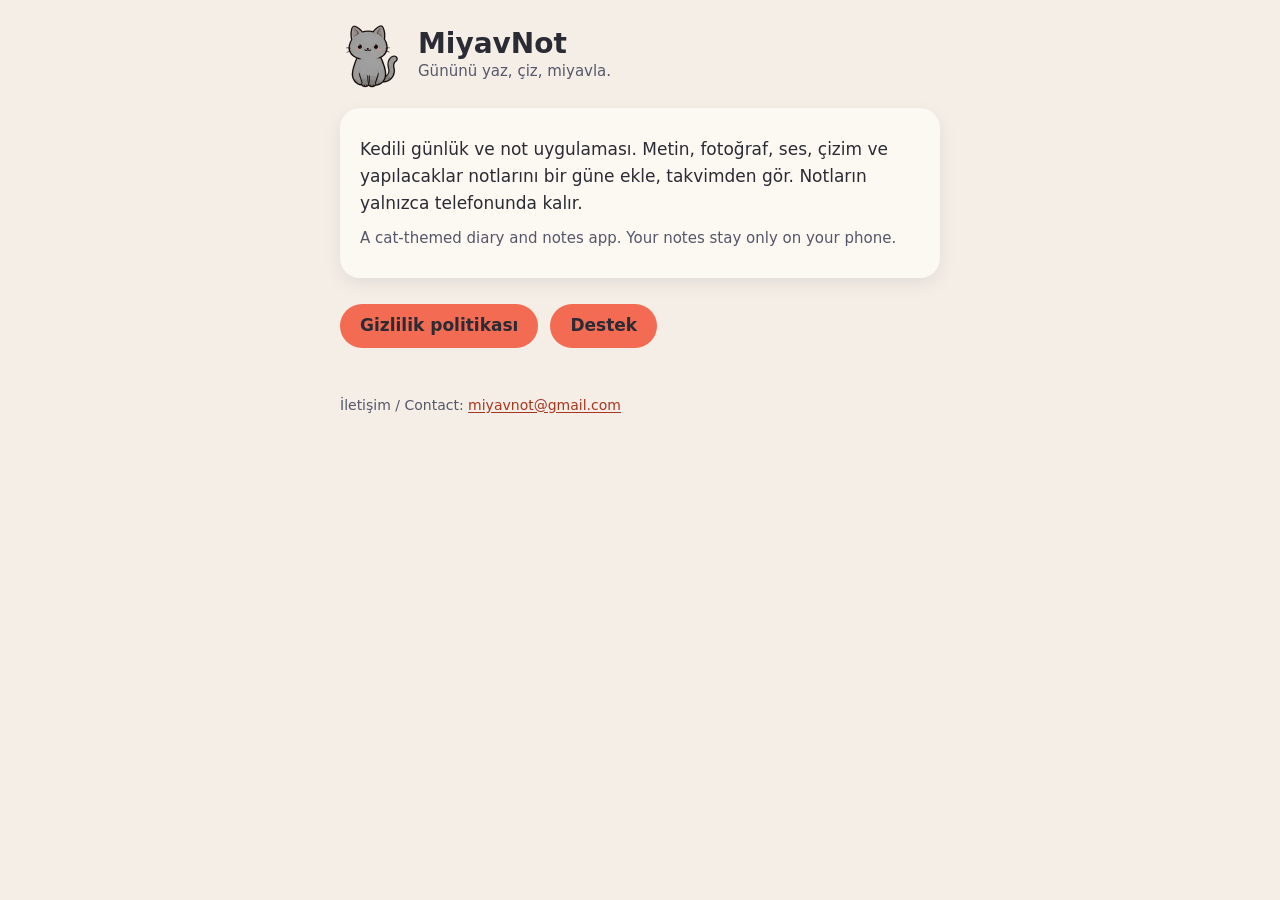
<file: index.html>
<!doctype html>
<html lang="tr">
  <head>
    <meta charset="utf-8" />
    <meta name="viewport" content="width=device-width, initial-scale=1" />
    <title>MiyavNot</title>
    <meta name="description" content="MiyavNot: kedili günlük ve not uygulaması. Notların yalnızca telefonunda kalır." />
    <link rel="stylesheet" href="style.css" />
  </head>
  <body>
    <main>
      <header>
        <img src="cat.png" alt="" width="64" height="64" />
        <div>
          <h1 class="brand">MiyavNot</h1>
          <p class="tagline">Gününü yaz, çiz, miyavla.</p>
        </div>
      </header>

      <div class="card">
        <p>
          Kedili günlük ve not uygulaması. Metin, fotoğraf, ses, çizim ve yapılacaklar notlarını bir güne ekle,
          takvimden gör. Notların yalnızca telefonunda kalır.
        </p>
        <p lang="en" class="meta">
          A cat-themed diary and notes app. Your notes stay only on your phone.
        </p>
      </div>

      <ul class="links">
        <li><a href="privacy.html">Gizlilik politikası</a></li>
        <li><a href="support.html">Destek</a></li>
      </ul>

      <footer>
        <p>İletişim / Contact: <a href="mailto:miyavnot@gmail.com">miyavnot@gmail.com</a></p>
      </footer>
    </main>
  </body>
</html>
</file>
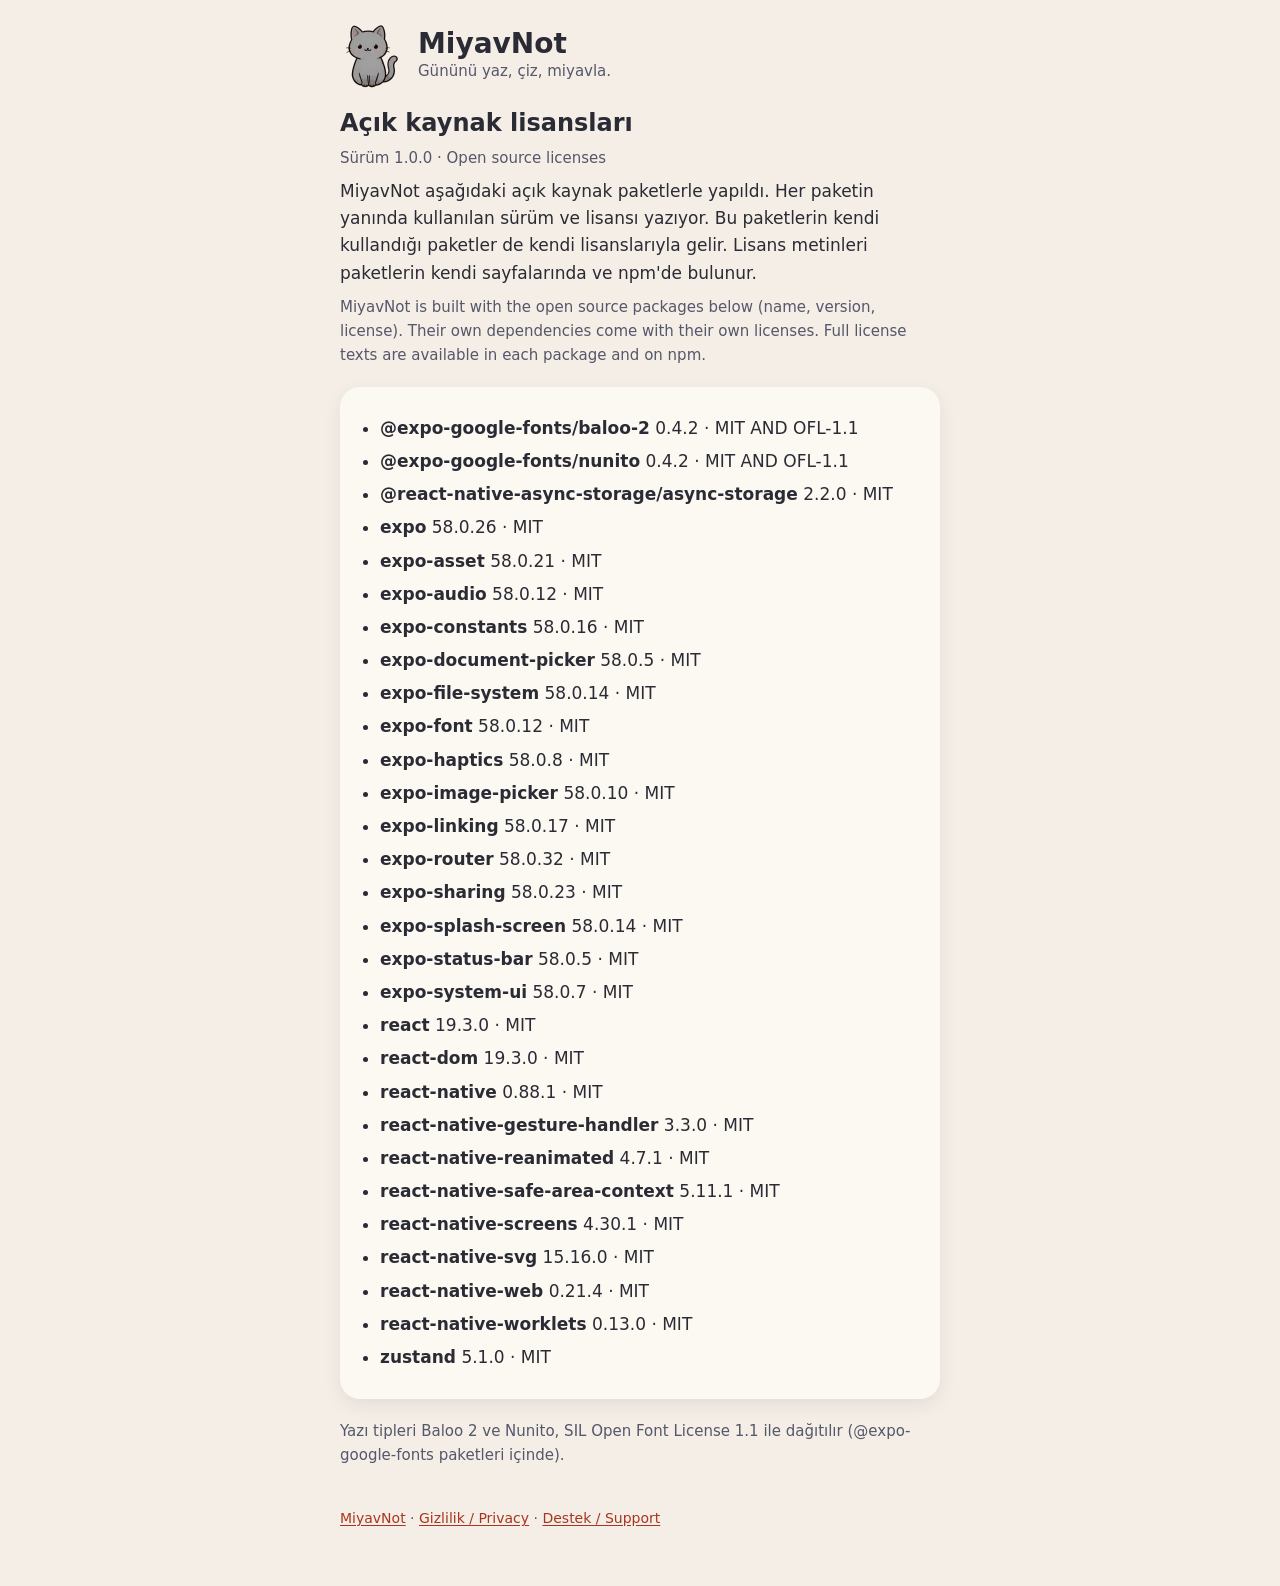
<file: licenses.html>
<!doctype html>
<html lang="tr">
  <head>
    <meta charset="utf-8" />
    <meta name="viewport" content="width=device-width, initial-scale=1" />
    <title>MiyavNot Açık Kaynak Lisansları</title>
    <meta name="description" content="MiyavNot uygulamasında kullanılan açık kaynak paketler ve lisansları." />
    <link rel="stylesheet" href="style.css" />
  </head>
  <body>
    <main>
      <header>
        <img src="cat.png" alt="" width="64" height="64" />
        <div>
          <p class="brand">MiyavNot</p>
          <p class="tagline">Gününü yaz, çiz, miyavla.</p>
        </div>
      </header>

      <h1>Açık kaynak lisansları</h1>
      <p class="meta">Sürüm 1.0.0 · Open source licenses</p>

      <p>
        MiyavNot aşağıdaki açık kaynak paketlerle yapıldı. Her paketin yanında kullanılan sürüm ve lisansı yazıyor.
        Bu paketlerin kendi kullandığı paketler de kendi lisanslarıyla gelir. Lisans metinleri paketlerin kendi
        sayfalarında ve npm'de bulunur.
      </p>
      <p lang="en" class="meta">
        MiyavNot is built with the open source packages below (name, version, license). Their own dependencies
        come with their own licenses. Full license texts are available in each package and on npm.
      </p>

      <div class="card">
        <ul>
          <li><strong>@expo-google-fonts/baloo-2</strong> 0.4.2 · MIT AND OFL-1.1</li>
          <li><strong>@expo-google-fonts/nunito</strong> 0.4.2 · MIT AND OFL-1.1</li>
          <li><strong>@react-native-async-storage/async-storage</strong> 2.2.0 · MIT</li>
          <li><strong>expo</strong> 58.0.26 · MIT</li>
          <li><strong>expo-asset</strong> 58.0.21 · MIT</li>
          <li><strong>expo-audio</strong> 58.0.12 · MIT</li>
          <li><strong>expo-constants</strong> 58.0.16 · MIT</li>
          <li><strong>expo-document-picker</strong> 58.0.5 · MIT</li>
          <li><strong>expo-file-system</strong> 58.0.14 · MIT</li>
          <li><strong>expo-font</strong> 58.0.12 · MIT</li>
          <li><strong>expo-haptics</strong> 58.0.8 · MIT</li>
          <li><strong>expo-image-picker</strong> 58.0.10 · MIT</li>
          <li><strong>expo-linking</strong> 58.0.17 · MIT</li>
          <li><strong>expo-router</strong> 58.0.32 · MIT</li>
          <li><strong>expo-sharing</strong> 58.0.23 · MIT</li>
          <li><strong>expo-splash-screen</strong> 58.0.14 · MIT</li>
          <li><strong>expo-status-bar</strong> 58.0.5 · MIT</li>
          <li><strong>expo-system-ui</strong> 58.0.7 · MIT</li>
          <li><strong>react</strong> 19.3.0 · MIT</li>
          <li><strong>react-dom</strong> 19.3.0 · MIT</li>
          <li><strong>react-native</strong> 0.88.1 · MIT</li>
          <li><strong>react-native-gesture-handler</strong> 3.3.0 · MIT</li>
          <li><strong>react-native-reanimated</strong> 4.7.1 · MIT</li>
          <li><strong>react-native-safe-area-context</strong> 5.11.1 · MIT</li>
          <li><strong>react-native-screens</strong> 4.30.1 · MIT</li>
          <li><strong>react-native-svg</strong> 15.16.0 · MIT</li>
          <li><strong>react-native-web</strong> 0.21.4 · MIT</li>
          <li><strong>react-native-worklets</strong> 0.13.0 · MIT</li>
          <li><strong>zustand</strong> 5.1.0 · MIT</li>
        </ul>
      </div>

      <p class="meta">
        Yazı tipleri Baloo 2 ve Nunito, SIL Open Font License 1.1 ile dağıtılır (@expo-google-fonts paketleri içinde).
      </p>

      <footer>
        <p>
          <a href="index.html">MiyavNot</a> · <a href="privacy.html">Gizlilik / Privacy</a> ·
          <a href="support.html">Destek / Support</a>
        </p>
      </footer>
    </main>
  </body>
</html>
</file>
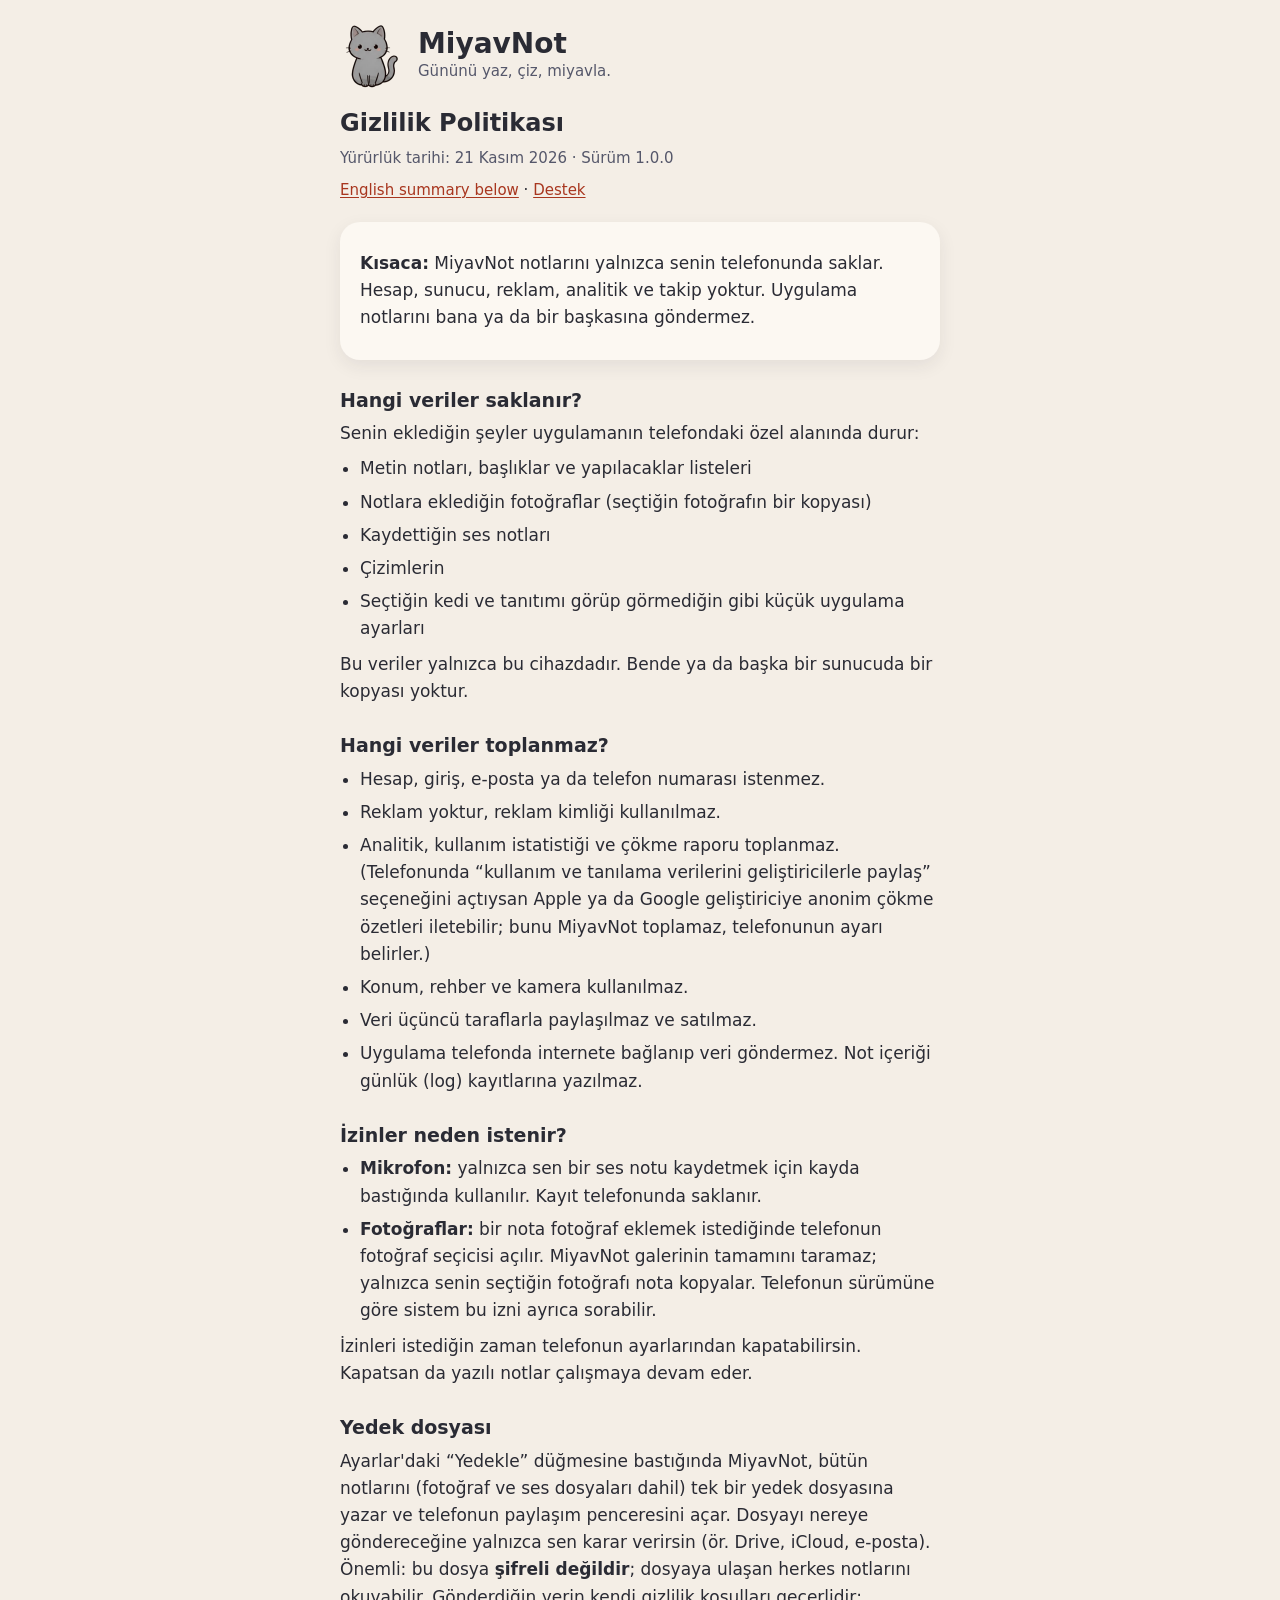
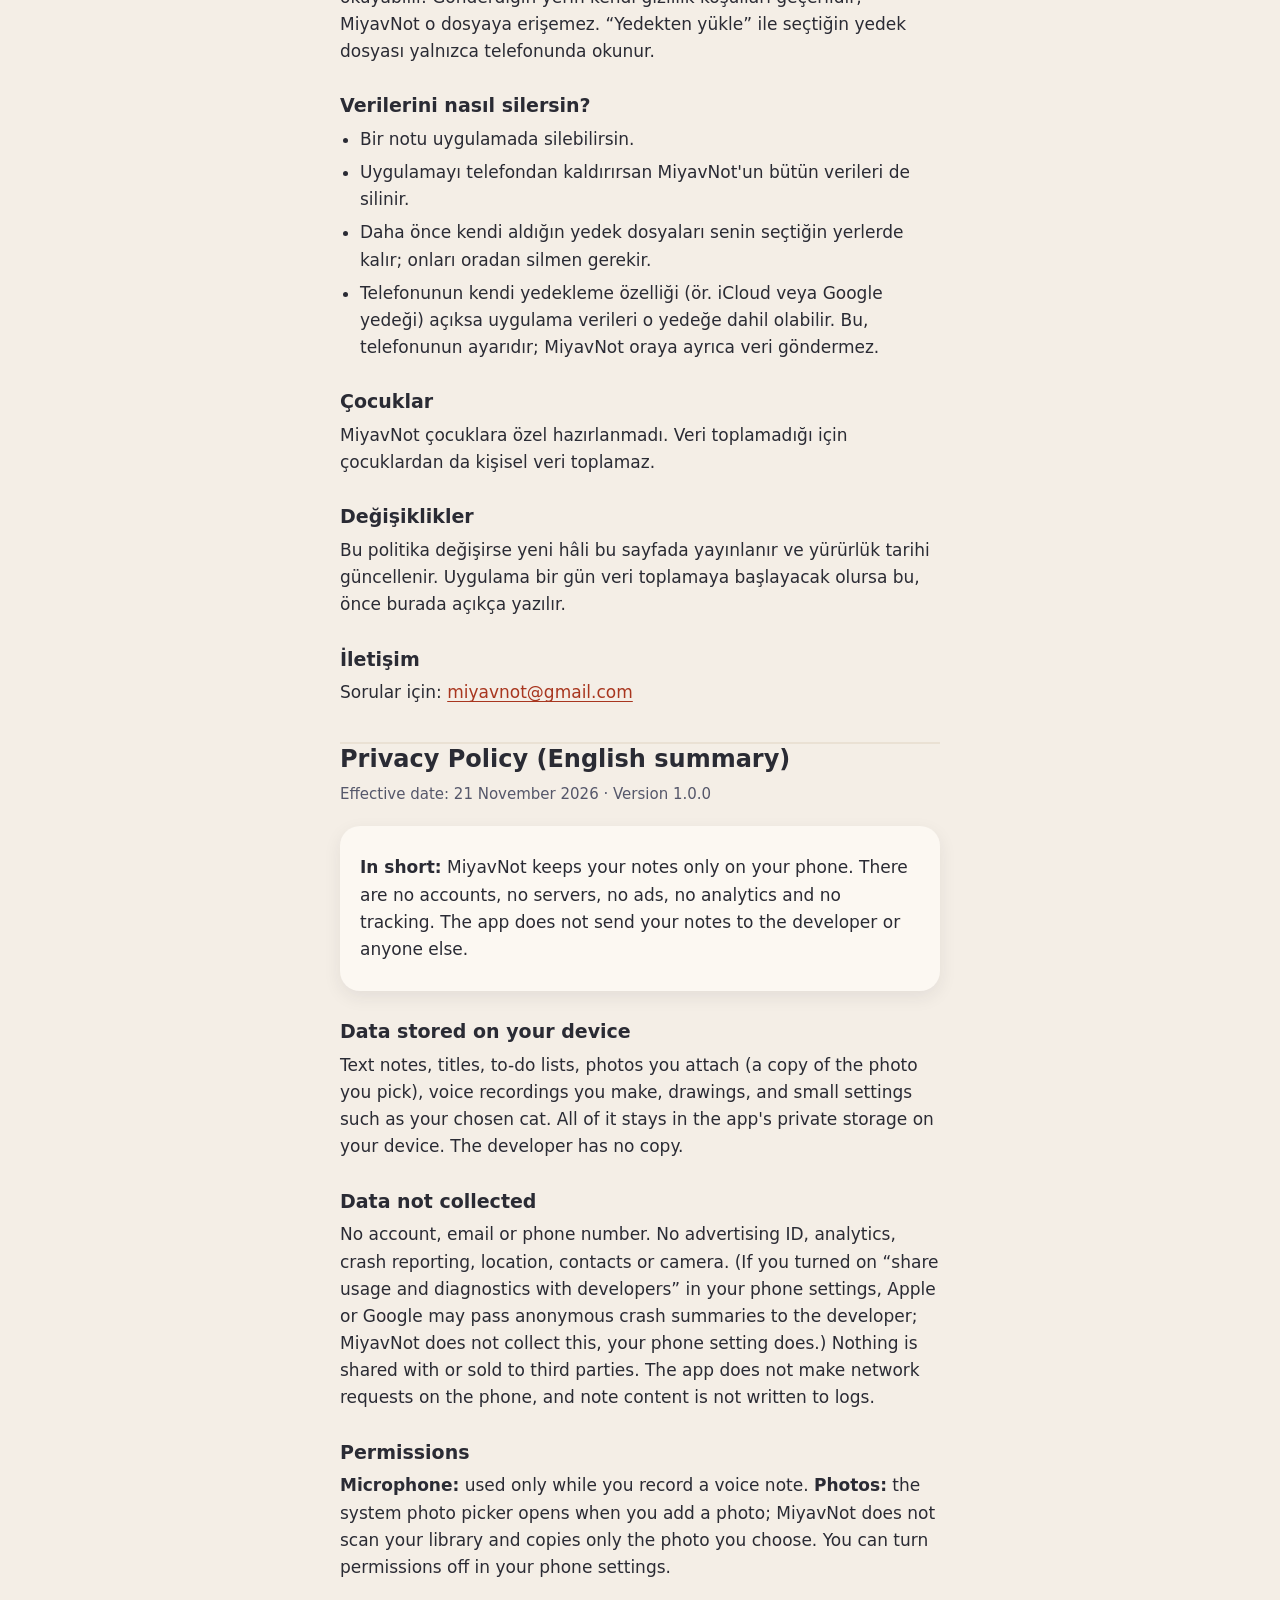
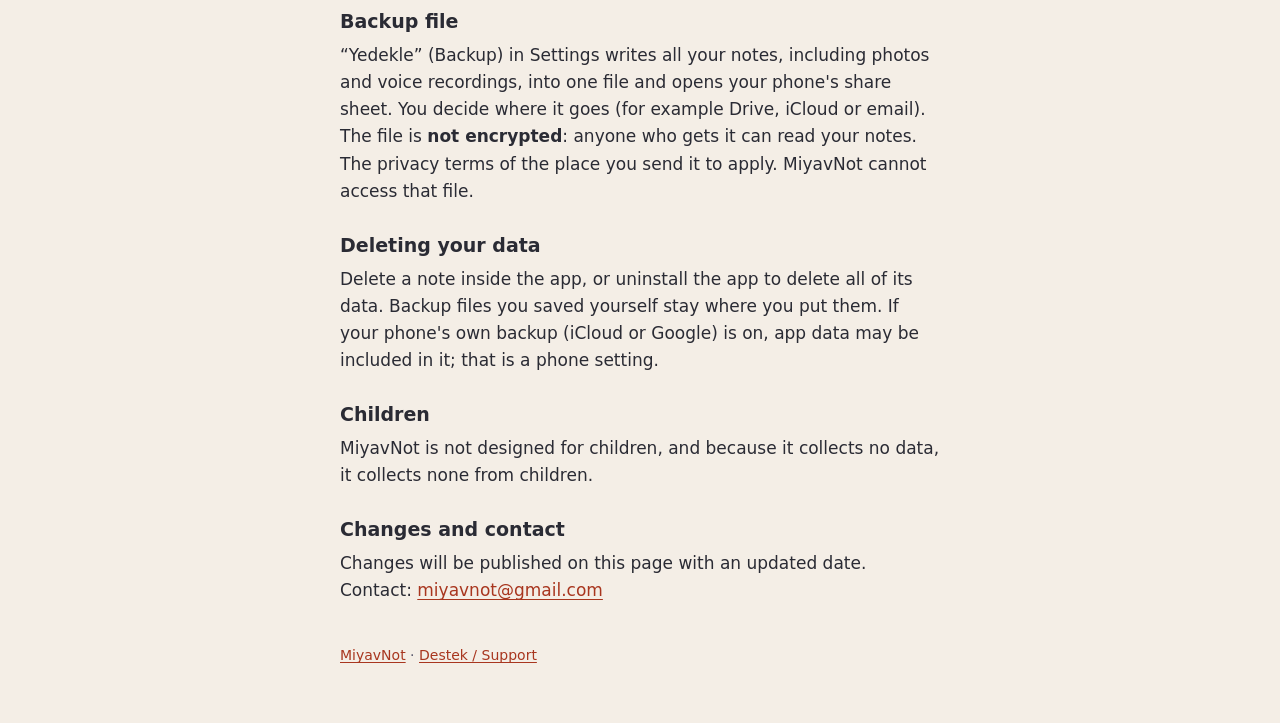
<file: privacy.html>
<!doctype html>
<html lang="tr">
  <head>
    <meta charset="utf-8" />
    <meta name="viewport" content="width=device-width, initial-scale=1" />
    <title>MiyavNot Gizlilik Politikası</title>
    <meta name="description" content="MiyavNot gizlilik politikası: notların yalnızca telefonunda kalır, hesap, sunucu, reklam ve analitik yok." />
    <link rel="stylesheet" href="style.css" />
  </head>
  <body>
    <main>
      <header>
        <img src="cat.png" alt="" width="64" height="64" />
        <div>
          <p class="brand">MiyavNot</p>
          <p class="tagline">Gününü yaz, çiz, miyavla.</p>
        </div>
      </header>

      <h1>Gizlilik Politikası</h1>
      <p class="meta">Yürürlük tarihi: 21 Kasım 2026 · Sürüm 1.0.0</p>
      <p class="lang-switch"><a href="#english">English summary below</a> · <a href="support.html">Destek</a></p>

      <div class="card">
        <p>
          <strong>Kısaca:</strong> MiyavNot notlarını yalnızca senin telefonunda saklar. Hesap, sunucu, reklam,
          analitik ve takip yoktur. Uygulama notlarını bana ya da bir başkasına göndermez.
        </p>
      </div>

      <h2>Hangi veriler saklanır?</h2>
      <p>Senin eklediğin şeyler uygulamanın telefondaki özel alanında durur:</p>
      <ul>
        <li>Metin notları, başlıklar ve yapılacaklar listeleri</li>
        <li>Notlara eklediğin fotoğraflar (seçtiğin fotoğrafın bir kopyası)</li>
        <li>Kaydettiğin ses notları</li>
        <li>Çizimlerin</li>
        <li>Seçtiğin kedi ve tanıtımı görüp görmediğin gibi küçük uygulama ayarları</li>
      </ul>
      <p>Bu veriler yalnızca bu cihazdadır. Bende ya da başka bir sunucuda bir kopyası yoktur.</p>

      <h2>Hangi veriler toplanmaz?</h2>
      <ul>
        <li>Hesap, giriş, e-posta ya da telefon numarası istenmez.</li>
        <li>Reklam yoktur, reklam kimliği kullanılmaz.</li>
        <li>
          Analitik, kullanım istatistiği ve çökme raporu toplanmaz. (Telefonunda “kullanım ve tanılama verilerini
          geliştiricilerle paylaş” seçeneğini açtıysan Apple ya da Google geliştiriciye anonim çökme özetleri
          iletebilir; bunu MiyavNot toplamaz, telefonunun ayarı belirler.)
        </li>
        <li>Konum, rehber ve kamera kullanılmaz.</li>
        <li>Veri üçüncü taraflarla paylaşılmaz ve satılmaz.</li>
        <li>Uygulama telefonda internete bağlanıp veri göndermez. Not içeriği günlük (log) kayıtlarına yazılmaz.</li>
      </ul>

      <h2>İzinler neden istenir?</h2>
      <ul>
        <li>
          <strong>Mikrofon:</strong> yalnızca sen bir ses notu kaydetmek için kayda bastığında kullanılır.
          Kayıt telefonunda saklanır.
        </li>
        <li>
          <strong>Fotoğraflar:</strong> bir nota fotoğraf eklemek istediğinde telefonun fotoğraf seçicisi
          açılır. MiyavNot galerinin tamamını taramaz; yalnızca senin seçtiğin fotoğrafı nota kopyalar.
          Telefonun sürümüne göre sistem bu izni ayrıca sorabilir.
        </li>
      </ul>
      <p>İzinleri istediğin zaman telefonun ayarlarından kapatabilirsin. Kapatsan da yazılı notlar çalışmaya devam eder.</p>

      <h2>Yedek dosyası</h2>
      <p>
        Ayarlar'daki “Yedekle” düğmesine bastığında MiyavNot, bütün notlarını (fotoğraf ve ses dosyaları dahil) tek
        bir yedek dosyasına yazar ve telefonun paylaşım penceresini açar. Dosyayı nereye göndereceğine yalnızca sen
        karar verirsin (ör. Drive, iCloud, e-posta). Önemli: bu dosya <strong>şifreli değildir</strong>; dosyaya
        ulaşan herkes notlarını okuyabilir. Gönderdiğin yerin kendi gizlilik koşulları geçerlidir; MiyavNot o
        dosyaya erişemez. “Yedekten yükle” ile seçtiğin yedek dosyası yalnızca telefonunda okunur.
      </p>

      <h2>Verilerini nasıl silersin?</h2>
      <ul>
        <li>Bir notu uygulamada silebilirsin.</li>
        <li>Uygulamayı telefondan kaldırırsan MiyavNot'un bütün verileri de silinir.</li>
        <li>Daha önce kendi aldığın yedek dosyaları senin seçtiğin yerlerde kalır; onları oradan silmen gerekir.</li>
        <li>
          Telefonunun kendi yedekleme özelliği (ör. iCloud veya Google yedeği) açıksa uygulama verileri o yedeğe
          dahil olabilir. Bu, telefonunun ayarıdır; MiyavNot oraya ayrıca veri göndermez.
        </li>
      </ul>

      <h2>Çocuklar</h2>
      <p>
        MiyavNot çocuklara özel hazırlanmadı. Veri toplamadığı için çocuklardan da kişisel veri toplamaz.
      </p>

      <h2>Değişiklikler</h2>
      <p>
        Bu politika değişirse yeni hâli bu sayfada yayınlanır ve yürürlük tarihi güncellenir. Uygulama bir gün
        veri toplamaya başlayacak olursa bu, önce burada açıkça yazılır.
      </p>

      <h2>İletişim</h2>
      <p>Sorular için: <a href="mailto:miyavnot@gmail.com">miyavnot@gmail.com</a></p>

      <hr class="divider" id="english" />

      <section lang="en">
        <h1>Privacy Policy (English summary)</h1>
        <p class="meta">Effective date: 21 November 2026 · Version 1.0.0</p>
        <div class="card">
          <p>
            <strong>In short:</strong> MiyavNot keeps your notes only on your phone. There are no accounts, no
            servers, no ads, no analytics and no tracking. The app does not send your notes to the developer or
            anyone else.
          </p>
        </div>
        <h2>Data stored on your device</h2>
        <p>
          Text notes, titles, to-do lists, photos you attach (a copy of the photo you pick), voice recordings you
          make, drawings, and small settings such as your chosen cat. All of it stays in the app's private storage
          on your device. The developer has no copy.
        </p>
        <h2>Data not collected</h2>
        <p>
          No account, email or phone number. No advertising ID, analytics, crash reporting, location, contacts or
          camera. (If you turned on “share usage and diagnostics with developers” in your phone settings, Apple or
          Google may pass anonymous crash summaries to the developer; MiyavNot does not collect this, your phone
          setting does.) Nothing is shared with or sold to third parties. The app does not make network requests on the
          phone, and note content is not written to logs.
        </p>
        <h2>Permissions</h2>
        <p>
          <strong>Microphone:</strong> used only while you record a voice note.
          <strong>Photos:</strong> the system photo picker opens when you add a photo; MiyavNot does not scan
          your library and copies only the photo you choose. You can turn permissions off in your phone settings.
        </p>
        <h2>Backup file</h2>
        <p>
          “Yedekle” (Backup) in Settings writes all your notes, including photos and voice recordings, into one
          file and opens your phone's share sheet. You decide where it goes (for example Drive, iCloud or email).
          The file is <strong>not encrypted</strong>: anyone who gets it can read your notes. The privacy terms of
          the place you send it to apply. MiyavNot cannot access that file.
        </p>
        <h2>Deleting your data</h2>
        <p>
          Delete a note inside the app, or uninstall the app to delete all of its data. Backup files you saved
          yourself stay where you put them. If your phone's own backup (iCloud or Google) is on, app data may be
          included in it; that is a phone setting.
        </p>
        <h2>Children</h2>
        <p>MiyavNot is not designed for children, and because it collects no data, it collects none from children.</p>
        <h2>Changes and contact</h2>
        <p>
          Changes will be published on this page with an updated date. Contact:
          <a href="mailto:miyavnot@gmail.com">miyavnot@gmail.com</a>
        </p>
      </section>

      <footer>
        <p><a href="index.html">MiyavNot</a> · <a href="support.html">Destek / Support</a></p>
      </footer>
    </main>
  </body>
</html>
</file>
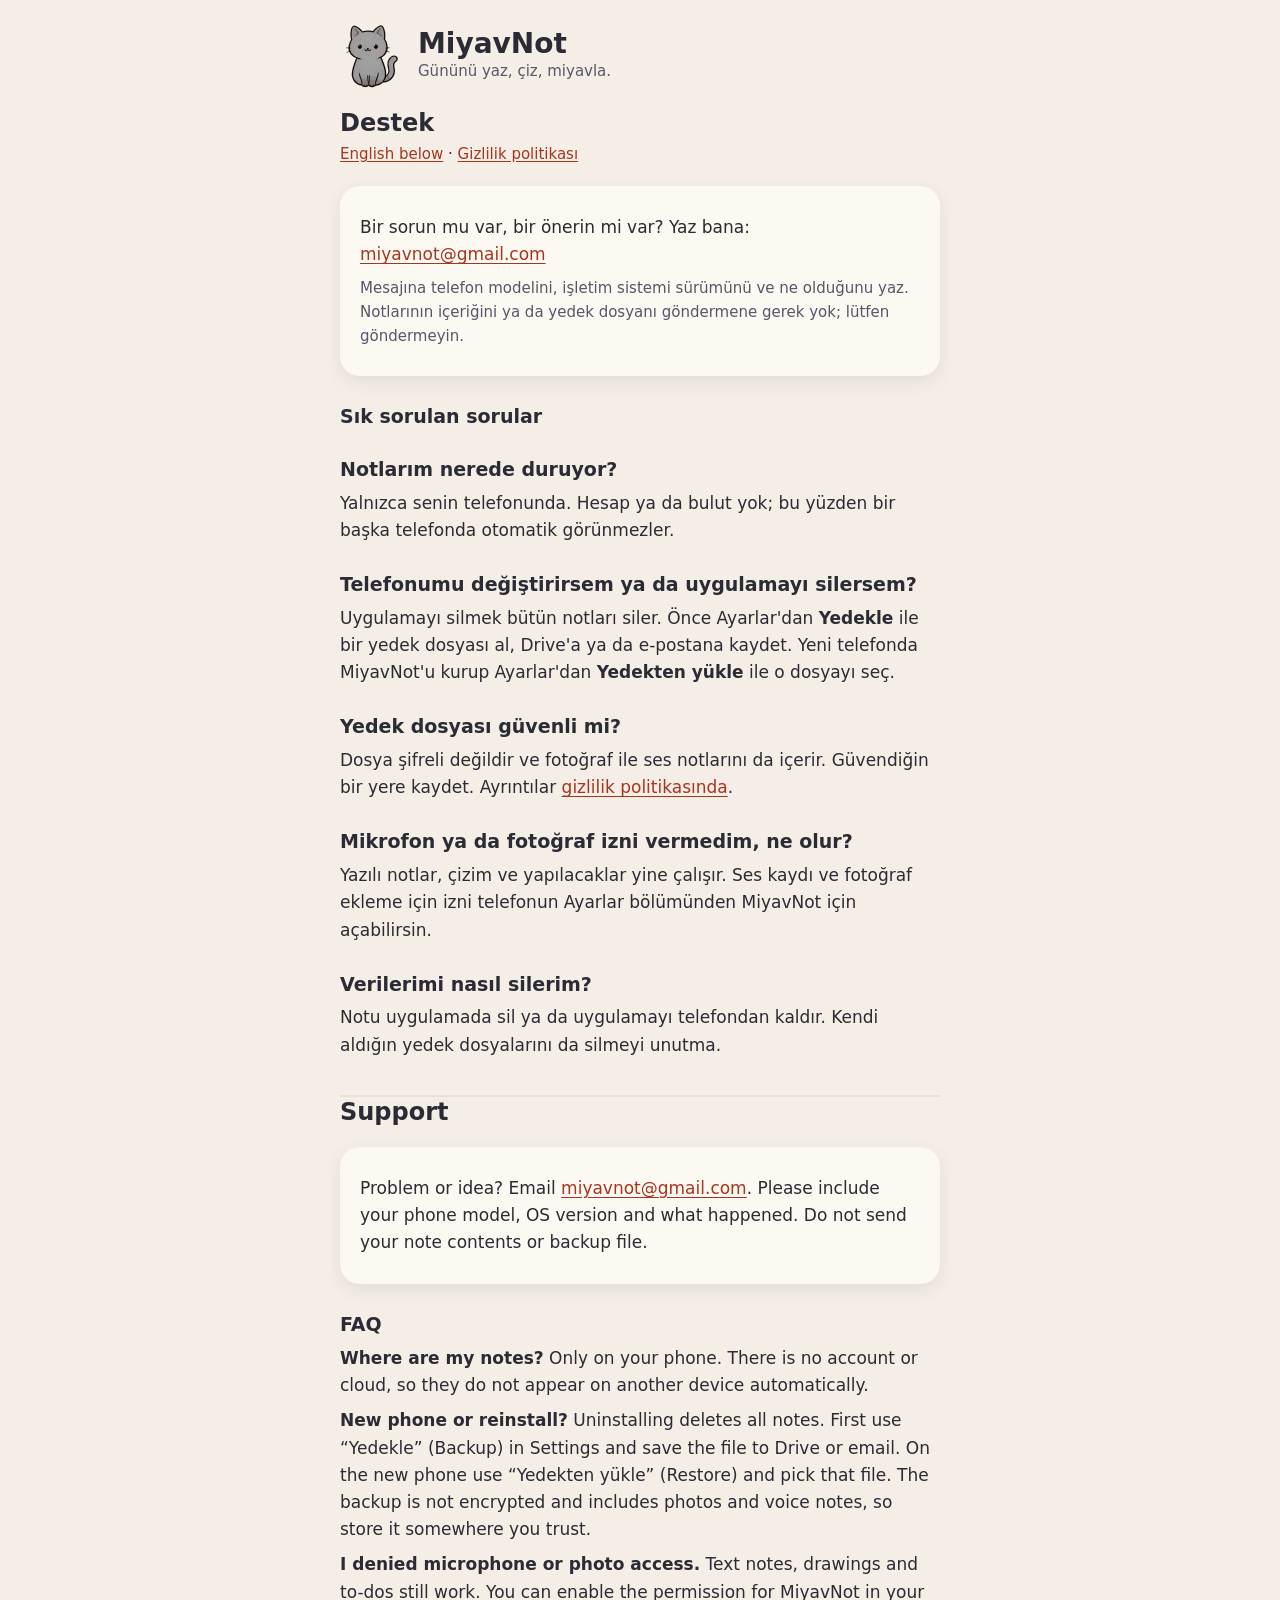
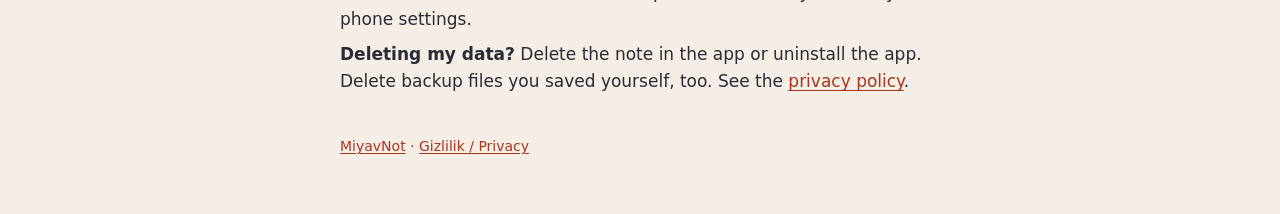
<file: support.html>
<!doctype html>
<html lang="tr">
  <head>
    <meta charset="utf-8" />
    <meta name="viewport" content="width=device-width, initial-scale=1" />
    <title>MiyavNot Destek</title>
    <meta name="description" content="MiyavNot destek sayfası: sık sorulan sorular ve iletişim." />
    <link rel="stylesheet" href="style.css" />
  </head>
  <body>
    <main>
      <header>
        <img src="cat.png" alt="" width="64" height="64" />
        <div>
          <p class="brand">MiyavNot</p>
          <p class="tagline">Gününü yaz, çiz, miyavla.</p>
        </div>
      </header>

      <h1>Destek</h1>
      <p class="lang-switch"><a href="#english">English below</a> · <a href="privacy.html">Gizlilik politikası</a></p>

      <div class="card">
        <p>
          Bir sorun mu var, bir önerin mi var? Yaz bana:
          <a href="mailto:miyavnot@gmail.com">miyavnot@gmail.com</a>
        </p>
        <p class="meta">
          Mesajına telefon modelini, işletim sistemi sürümünü ve ne olduğunu yaz. Notlarının içeriğini ya da yedek
          dosyanı göndermene gerek yok; lütfen göndermeyin.
        </p>
      </div>

      <h2>Sık sorulan sorular</h2>

      <h2>Notlarım nerede duruyor?</h2>
      <p>
        Yalnızca senin telefonunda. Hesap ya da bulut yok; bu yüzden bir başka telefonda otomatik görünmezler.
      </p>

      <h2>Telefonumu değiştirirsem ya da uygulamayı silersem?</h2>
      <p>
        Uygulamayı silmek bütün notları siler. Önce Ayarlar'dan <strong>Yedekle</strong> ile bir yedek dosyası
        al, Drive'a ya da e-postana kaydet. Yeni telefonda MiyavNot'u kurup Ayarlar'dan
        <strong>Yedekten yükle</strong> ile o dosyayı seç.
      </p>

      <h2>Yedek dosyası güvenli mi?</h2>
      <p>
        Dosya şifreli değildir ve fotoğraf ile ses notlarını da içerir. Güvendiğin bir yere kaydet.
        Ayrıntılar <a href="privacy.html">gizlilik politikasında</a>.
      </p>

      <h2>Mikrofon ya da fotoğraf izni vermedim, ne olur?</h2>
      <p>
        Yazılı notlar, çizim ve yapılacaklar yine çalışır. Ses kaydı ve fotoğraf ekleme için izni telefonun
        Ayarlar bölümünden MiyavNot için açabilirsin.
      </p>

      <h2>Verilerimi nasıl silerim?</h2>
      <p>Notu uygulamada sil ya da uygulamayı telefondan kaldır. Kendi aldığın yedek dosyalarını da silmeyi unutma.</p>

      <hr class="divider" id="english" />

      <section lang="en">
        <h1>Support</h1>
        <div class="card">
          <p>
            Problem or idea? Email <a href="mailto:miyavnot@gmail.com">miyavnot@gmail.com</a>. Please include your
            phone model, OS version and what happened. Do not send your note contents or backup file.
          </p>
        </div>
        <h2>FAQ</h2>
        <p>
          <strong>Where are my notes?</strong> Only on your phone. There is no account or cloud, so they do not
          appear on another device automatically.
        </p>
        <p>
          <strong>New phone or reinstall?</strong> Uninstalling deletes all notes. First use “Yedekle” (Backup) in
          Settings and save the file to Drive or email. On the new phone use “Yedekten yükle” (Restore) and pick
          that file. The backup is not encrypted and includes photos and voice notes, so store it somewhere you
          trust.
        </p>
        <p>
          <strong>I denied microphone or photo access.</strong> Text notes, drawings and to-dos still work. You can
          enable the permission for MiyavNot in your phone settings.
        </p>
        <p>
          <strong>Deleting my data?</strong> Delete the note in the app or uninstall the app. Delete backup files
          you saved yourself, too. See the <a href="privacy.html#english">privacy policy</a>.
        </p>
      </section>

      <footer>
        <p><a href="index.html">MiyavNot</a> · <a href="privacy.html">Gizlilik / Privacy</a></p>
      </footer>
    </main>
  </body>
</html>
</file>
<file: style.css>
/* MiyavNot site stili: sade, telefonda okunur, dış yazı tipi/betik yok */
:root {
  --oat: #f4eee6;
  --oat-deep: #eae1d4;
  --paper: #fcf8f2;
  --ink: #2a2b34;
  --ink-soft: #55576a;
  --coral: #f26b52;
  --coral-deep: #a8361f;
}

* {
  box-sizing: border-box;
}

html {
  -webkit-text-size-adjust: 100%;
}

body {
  margin: 0;
  background: var(--oat);
  color: var(--ink);
  font-family: 'Nunito', 'Segoe UI', system-ui, -apple-system, Roboto, 'Helvetica Neue', Arial, sans-serif;
  font-size: 1.0625rem;
  line-height: 1.6;
}

main {
  max-width: 40rem;
  margin: 0 auto;
  padding: 1.5rem 1.25rem 3rem;
}

header {
  display: flex;
  align-items: center;
  gap: 0.875rem;
  margin-bottom: 1.25rem;
}

header img {
  width: 64px;
  height: 64px;
  flex: none;
}

.brand {
  margin: 0;
  font-family: 'Baloo 2', 'Segoe UI', system-ui, sans-serif;
  font-size: 1.75rem;
  font-weight: 800;
  line-height: 1.1;
}

.tagline {
  margin: 0;
  color: var(--ink-soft);
  font-size: 0.9375rem;
}

h1 {
  margin: 0 0 0.25rem;
  font-size: 1.5rem;
  line-height: 1.25;
}

h2 {
  margin: 1.75rem 0 0.5rem;
  font-size: 1.1875rem;
  line-height: 1.3;
}

p,
ul {
  margin: 0.5rem 0;
}

ul {
  padding-left: 1.25rem;
}

li {
  margin: 0.375rem 0;
}

a {
  color: var(--coral-deep);
  text-underline-offset: 0.15em;
}

a:focus-visible {
  outline: 3px solid var(--coral);
  outline-offset: 2px;
  border-radius: 4px;
}

.card {
  background: var(--paper);
  border-radius: 1.25rem;
  padding: 1.25rem;
  margin: 1.25rem 0;
  box-shadow: 0 6px 18px rgba(42, 43, 52, 0.08);
}

.meta {
  color: var(--ink-soft);
  font-size: 0.9375rem;
}

.lang-switch {
  margin: 0.25rem 0 0;
  font-size: 0.9375rem;
}

.divider {
  border: 0;
  border-top: 2px solid var(--oat-deep);
  margin: 2.25rem 0 0;
}

.links {
  display: flex;
  flex-wrap: wrap;
  gap: 0.75rem;
  margin: 1.25rem 0;
  padding: 0;
  list-style: none;
}

.links a {
  display: inline-flex;
  align-items: center;
  min-height: 44px;
  padding: 0 1.25rem;
  border-radius: 999px;
  background: var(--coral);
  color: var(--ink);
  font-weight: 800;
  text-decoration: none;
}

footer {
  margin-top: 2.5rem;
  color: var(--ink-soft);
  font-size: 0.875rem;
}
</file>
